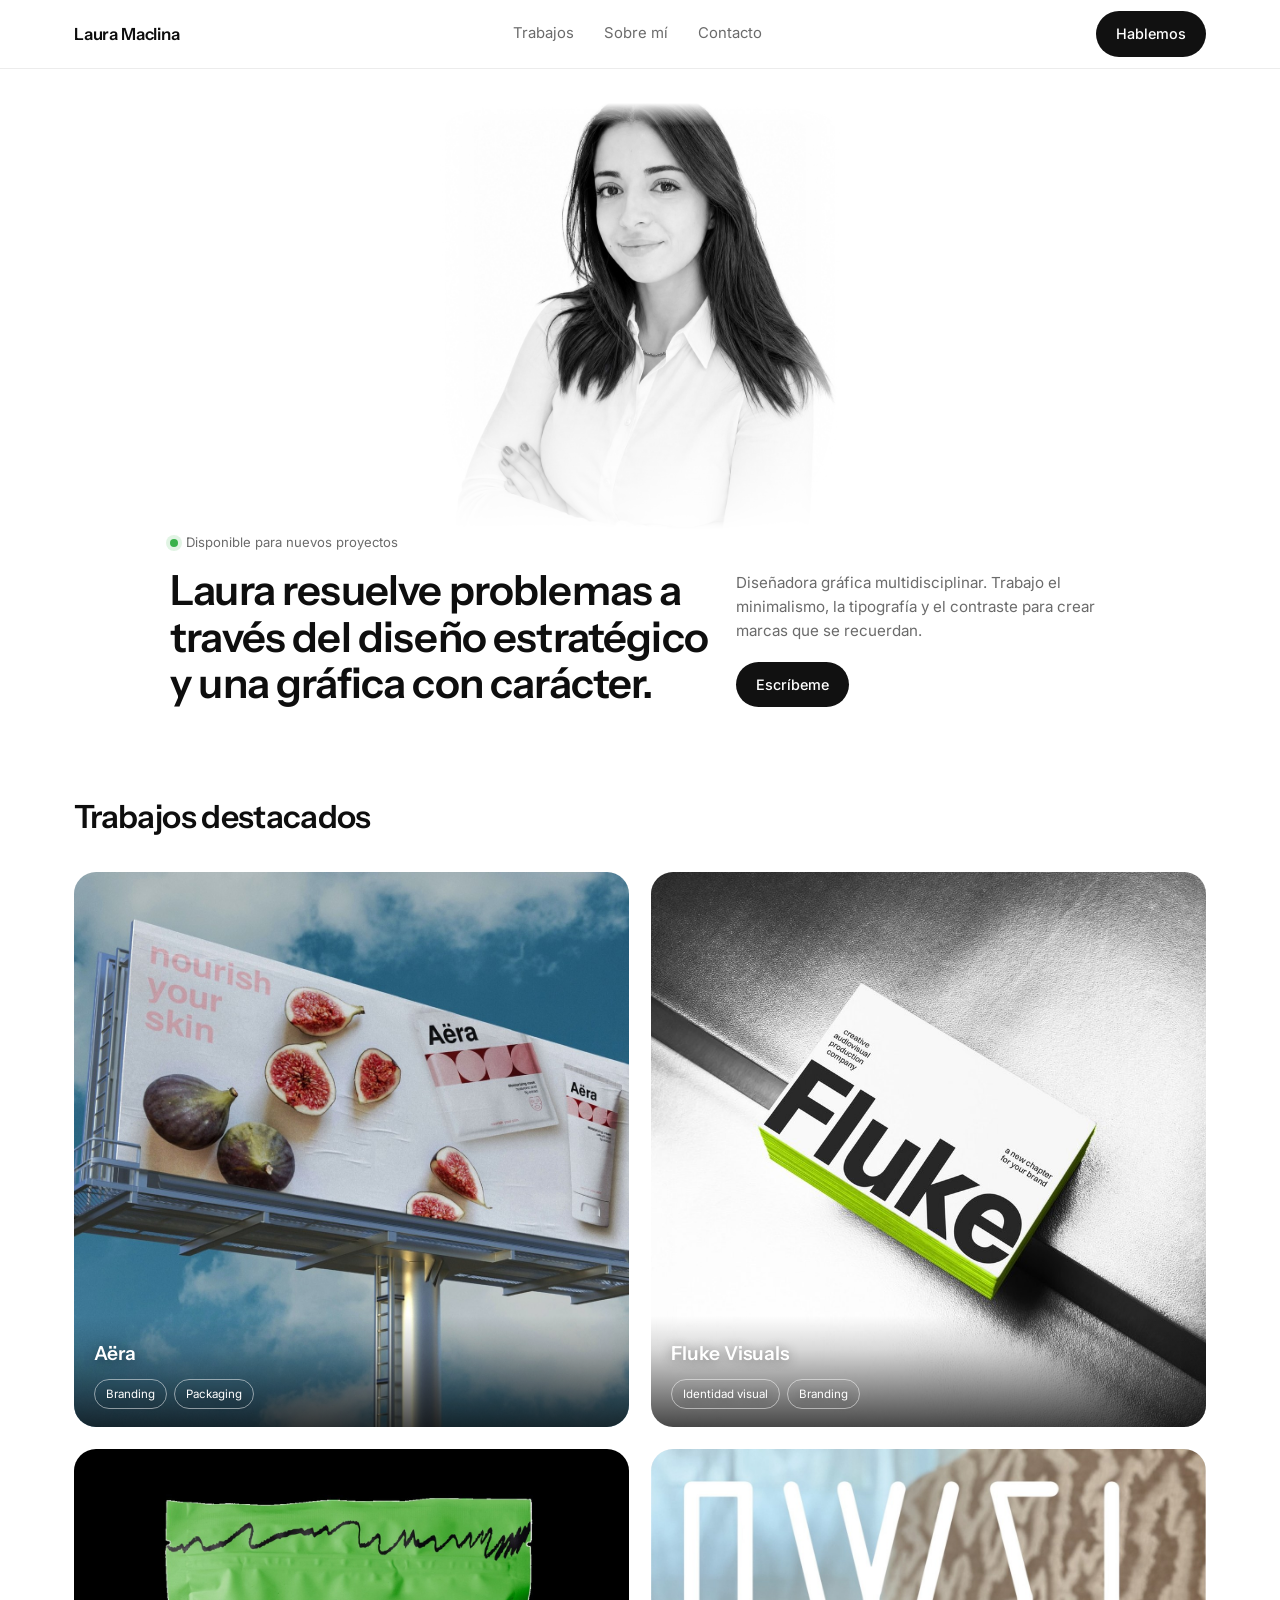
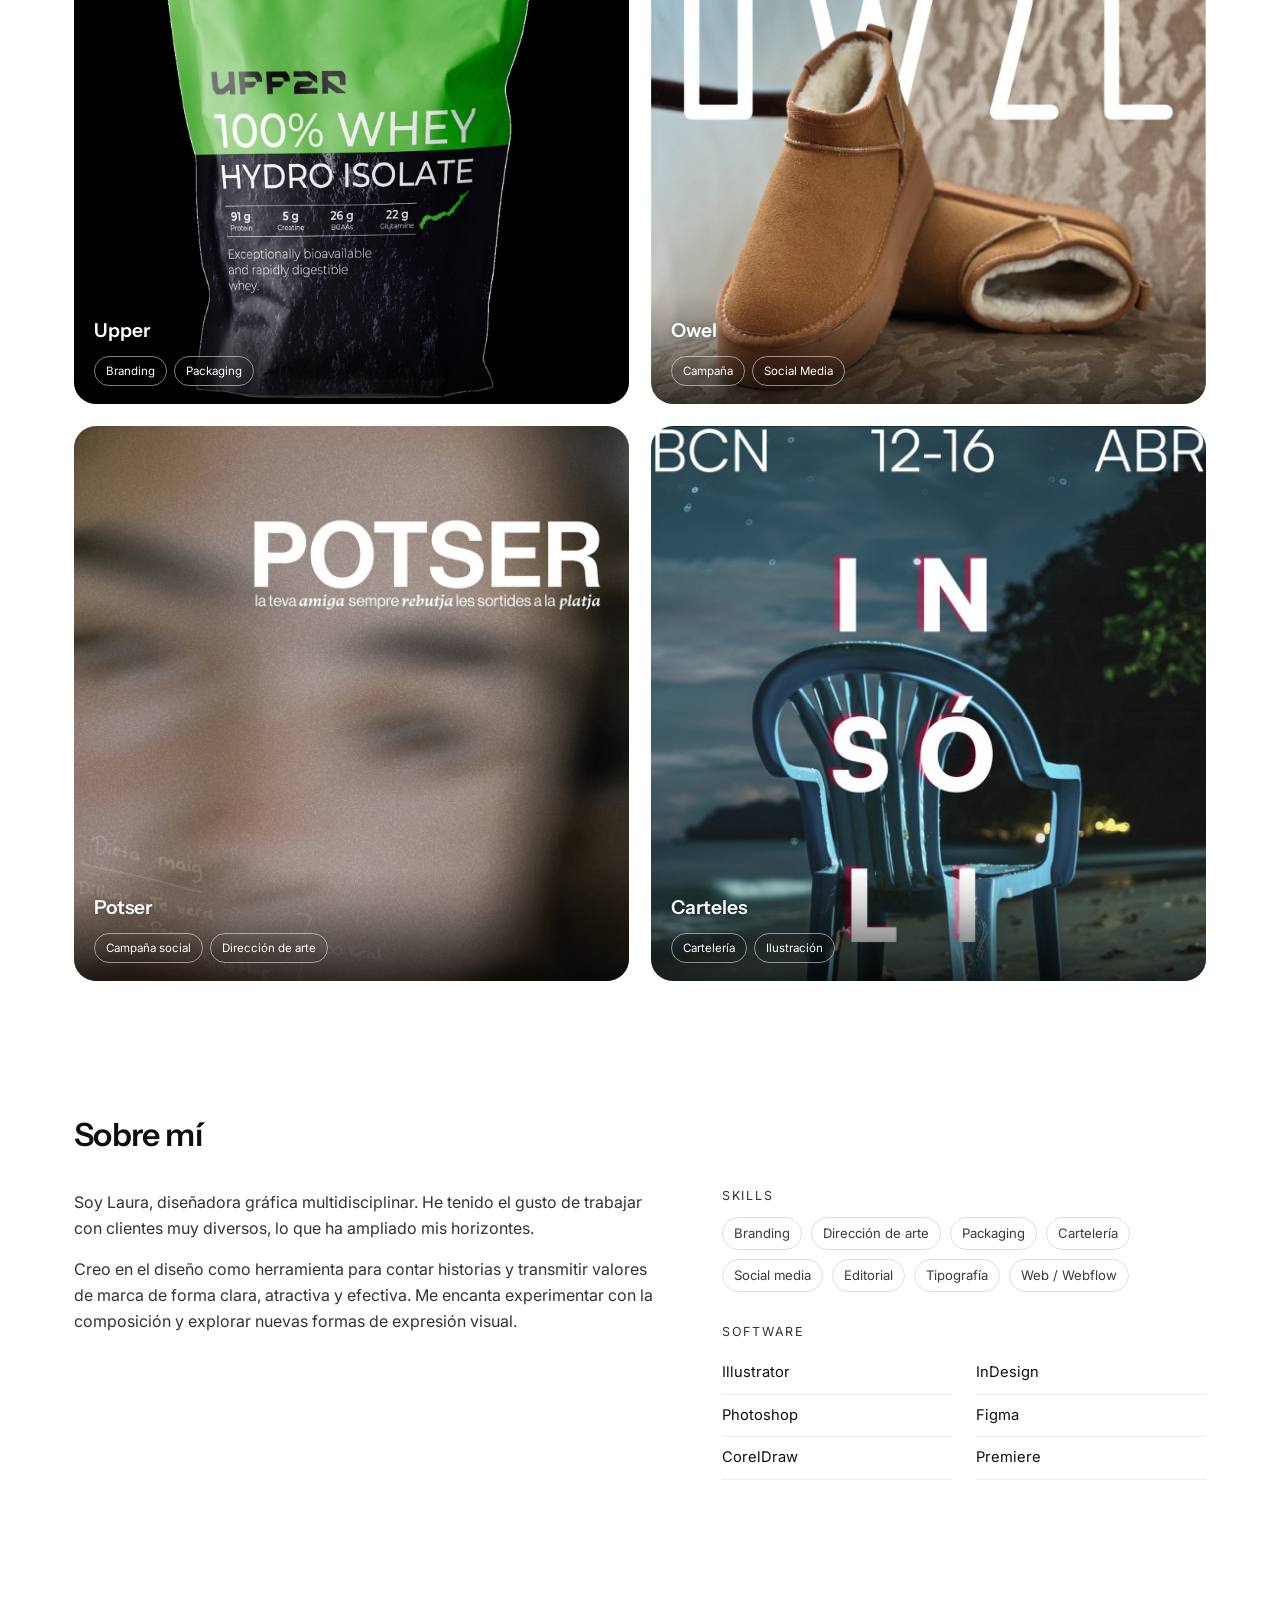
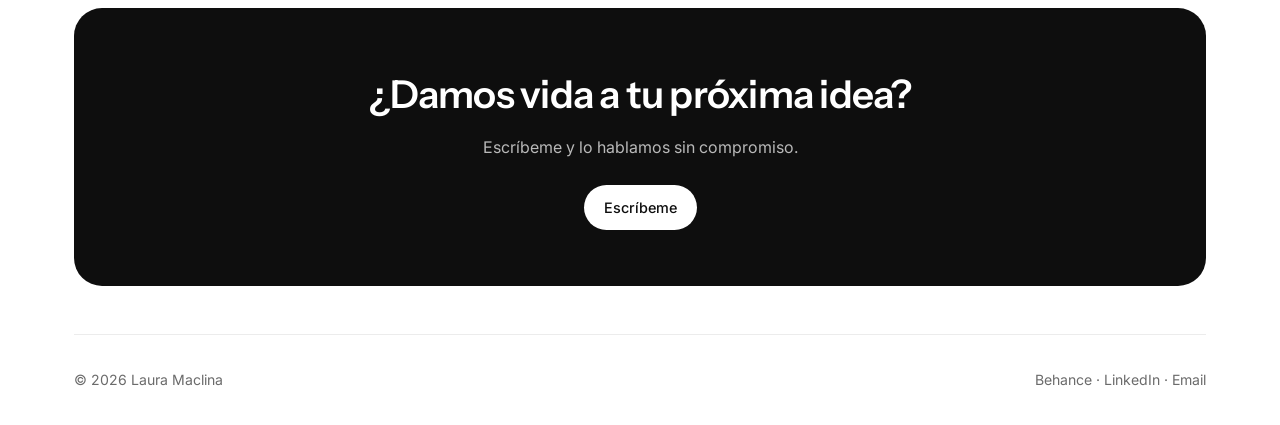
<file: index.html>
<!DOCTYPE html>
<html lang="es">
<head>
  <meta charset="UTF-8">
  <meta name="viewport" content="width=device-width, initial-scale=1.0">
  <title>Laura Maclina · Diseñadora gráfica</title>
  <meta name="description" content="Portfolio de Laura Maclina, diseñadora gráfica multidisciplinar. Branding, campañas y cartelería con carácter y personalidad.">
  <link rel="preconnect" href="https://fonts.googleapis.com">
  <link rel="preconnect" href="https://fonts.gstatic.com" crossorigin>
  <link href="https://fonts.googleapis.com/css2?family=Instrument+Sans:wght@400;500;600&family=Inter:wght@400;500;600&display=swap" rel="stylesheet">
  <link rel="stylesheet" href="css/styles.css">
</head>
<body>
  <!-- ======= CONFIG RÁPIDA: cambia estos datos en config.js ======= -->
  <header class="site-header">
    <div class="wrap nav">
      <a class="brand" href="index.html" data-brand>Laura Maclina</a>
      <nav class="nav-links" id="menu">
        <a href="#trabajos">Trabajos</a>
        <a href="#sobre">Sobre mí</a>
        <a href="#contacto">Contacto</a>
      </nav>
      <a class="btn" data-email href="#">Hablemos</a>
      <button class="nav-toggle" aria-label="Menú" onclick="document.getElementById('menu').classList.toggle('show')">☰</button>
    </div>
  </header>

  <!-- ======= HERO ======= -->
  <div class="wrap hero">
    <img class="hero-photo" data-hero-photo src="assets/laura.jpg" alt="Laura Maclina">
    <div class="hero-grid">
      <div>
        <div class="pill"><span class="dot"></span><span data-status>Disponible para nuevos proyectos</span></div>
        <h1 class="hero-title" data-headline></h1>
      </div>
      <div>
        <p class="hero-bio" data-bio></p>
        <a class="btn" data-email href="#">Escríbeme</a>
      </div>
    </div>
  </div>

  <!-- ======= TRABAJOS ======= -->
  <section id="trabajos" class="wrap">
    <div class="sec-head">
      <h2>Trabajos destacados</h2>
    </div>
    <div class="works" id="works"></div>
  </section>

  <!-- ======= SOBRE MÍ ======= -->
  <section id="sobre" class="wrap">
    <div class="sec-head">
      <h2>Sobre mí</h2>
    </div>
    <div class="about">
      <div>
        <p data-about-1></p>
        <p data-about-2></p>
      </div>
      <div>
        <p class="skills-title">Skills</p>
        <div class="taglist" data-skills></div>
        <p class="skills-title">Software</p>
        <div class="soft" data-software></div>
      </div>
    </div>
  </section>

  <!-- ======= CTA / CONTACTO ======= -->
  <section id="contacto" class="wrap" style="padding-bottom:0">
    <div class="cta">
      <h2 data-cta-title></h2>
      <p data-cta-sub></p>
      <a class="btn" data-email href="#">Escríbeme</a>
    </div>
    <footer class="site-footer">
      <span>© <span data-year></span> <span data-brand></span></span>
      <span>
        <a data-behance href="#" target="_blank" rel="noopener">Behance</a> ·
        <a data-linkedin href="#" target="_blank" rel="noopener">LinkedIn</a> ·
        <a data-email href="#">Email</a>
      </span>
    </footer>
  </section>

  <script src="js/config.js"></script>
  <script src="js/projects.js"></script>
  <script src="js/main.js"></script>
</body>
</html>
</file>
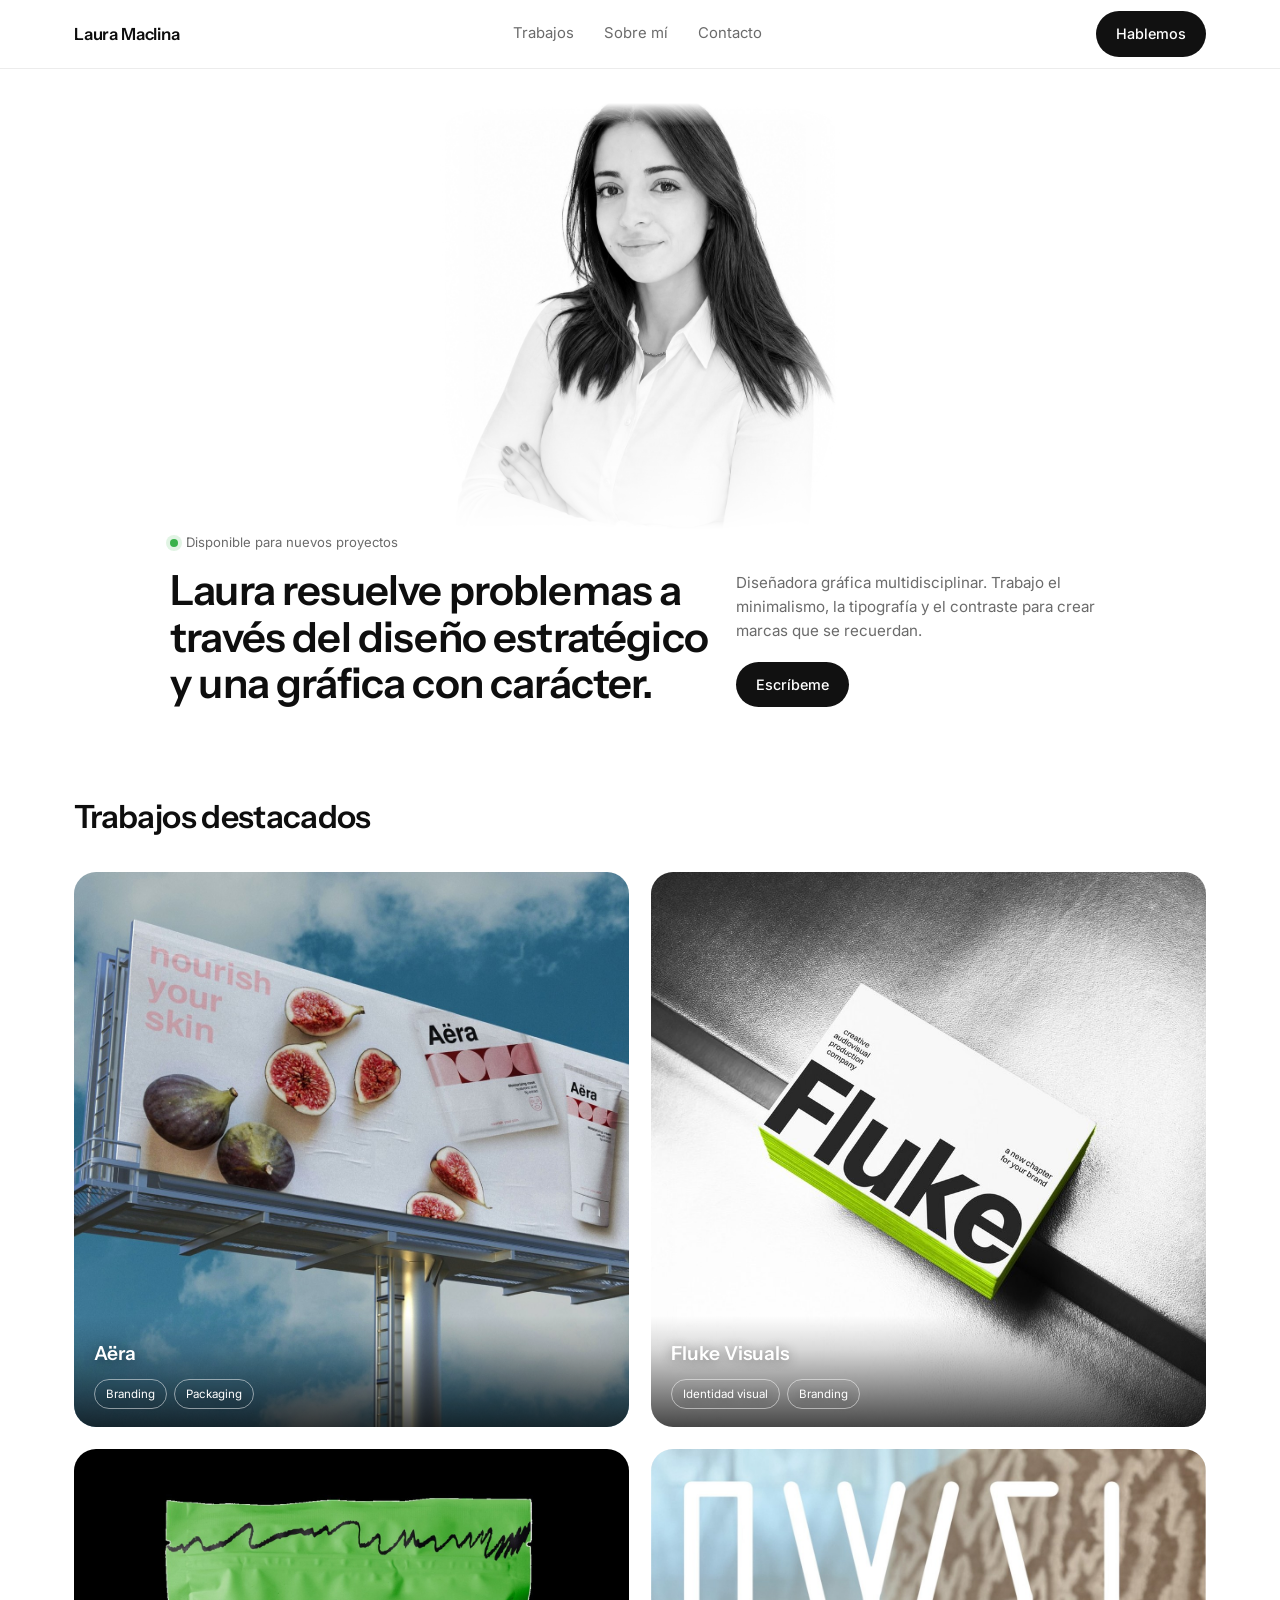
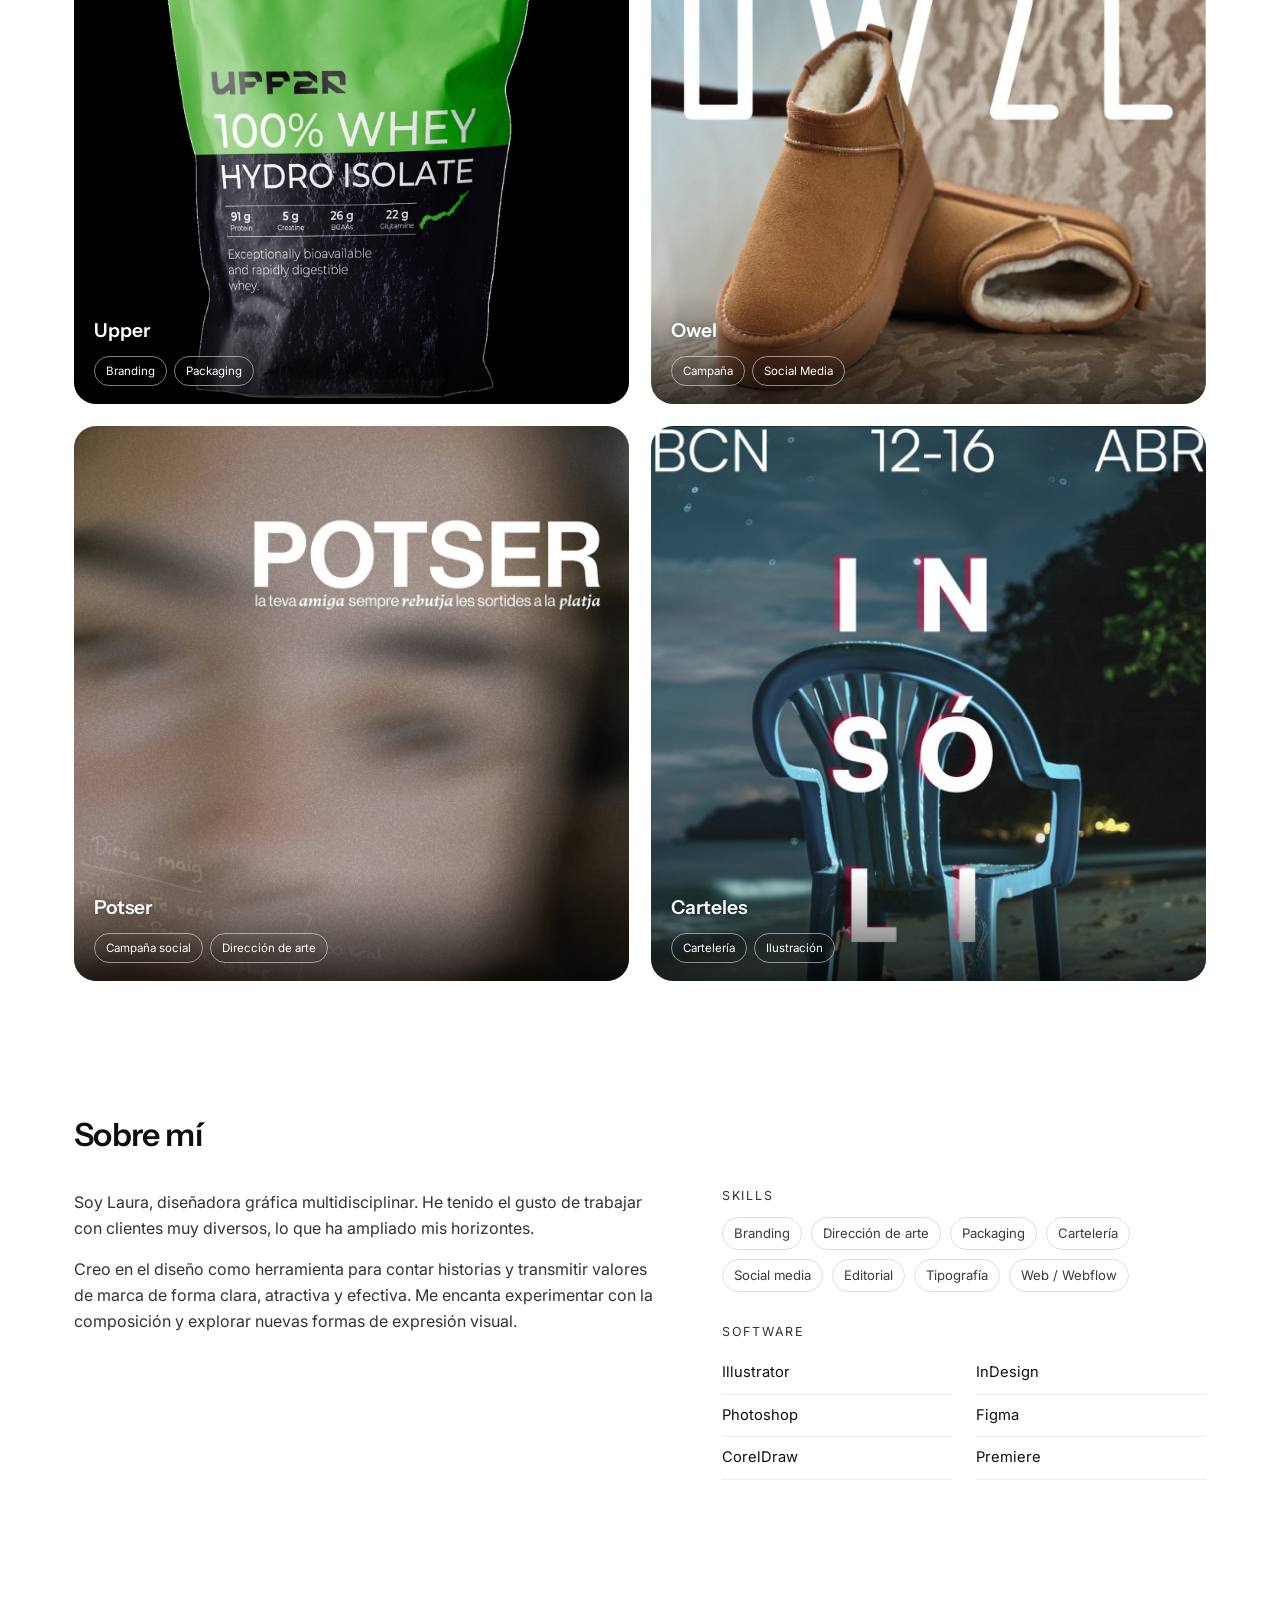
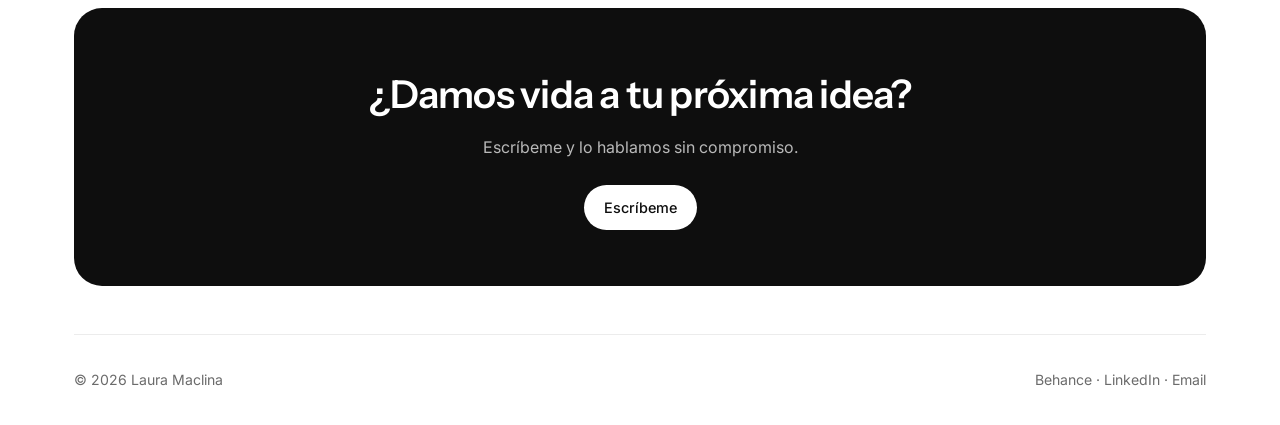
<file: proyecto.html>
<!DOCTYPE html>
<html lang="es">
<head>
  <meta charset="UTF-8">
  <meta name="viewport" content="width=device-width, initial-scale=1.0">
  <title>Proyecto · Laura Maclina</title>
  <link rel="preconnect" href="https://fonts.googleapis.com">
  <link rel="preconnect" href="https://fonts.gstatic.com" crossorigin>
  <link href="https://fonts.googleapis.com/css2?family=Instrument+Sans:wght@400;500;600&family=Inter:wght@400;500;600&display=swap" rel="stylesheet">
  <link rel="stylesheet" href="css/styles.css">
</head>
<body>
  <header class="site-header">
    <div class="wrap nav">
      <a class="brand" href="index.html" data-brand>Laura Maclina</a>
      <nav class="nav-links" id="menu">
        <a href="index.html#trabajos">Trabajos</a>
        <a href="index.html#sobre">Sobre mí</a>
        <a href="index.html#contacto">Contacto</a>
      </nav>
      <a class="btn" data-email href="#">Hablemos</a>
      <button class="nav-toggle" aria-label="Menú" onclick="document.getElementById('menu').classList.toggle('show')">☰</button>
    </div>
  </header>

  <div class="wrap proj-hero">
    <a class="back" href="index.html#trabajos">← Volver a trabajos</a>
    <div class="proj-head">
      <div>
        <p class="proj-cat" data-cat></p>
        <h1 class="proj-title" data-title></h1>
        <p class="proj-sub" data-sub></p>
      </div>
      <div class="proj-desc" id="desc"></div>
    </div>
  </div>

  <div class="wrap">
    <div class="gallery" id="gallery"></div>
    <nav class="proj-nav">
      <a id="prev">← <span class="big"></span></a>
      <a id="next" style="text-align:right">→ <span class="big"></span></a>
    </nav>
  </div>

  <div class="wrap">
    <div class="cta">
      <h2 data-cta-title></h2>
      <p data-cta-sub></p>
      <a class="btn" data-email href="#">Escríbeme</a>
    </div>
  </div>

  <!-- Lightbox -->
  <div class="lb" id="lb">
    <button class="lb-close" id="lbClose" aria-label="Cerrar">×</button>
    <button class="lb-nav lb-prev" id="lbPrev" aria-label="Anterior">‹</button>
    <img id="lbImg" src="" alt="">
    <button class="lb-nav lb-next" id="lbNext" aria-label="Siguiente">›</button>
  </div>

  <script src="js/config.js"></script>
  <script src="js/projects.js"></script>
  <script src="js/detalle.js"></script>
</body>
</html>
</file>
<file: css/styles.css>
/* ============================================================
   Portfolio · Laura Maclina
   Paleta y tokens — cámbialos aquí y afecta a todo el sitio
   ============================================================ */
:root{
  --bg:#ffffff;
  --ink:#0e0e0e;
  --muted:#6b6b6b;
  --line:#ececec;
  --card:#f4f4f2;
  --accent:#111111;
  --pill:#f2f2f0;
  --radius:22px;
  --maxw:1180px;
  --font: "Inter", system-ui, -apple-system, "Segoe UI", sans-serif;
  --display: "Instrument Sans", "Inter", system-ui, sans-serif;
}

*{box-sizing:border-box}
html{scroll-behavior:smooth}
body{
  margin:0;background:var(--bg);color:var(--ink);
  font-family:var(--font);font-size:16px;line-height:1.6;
  -webkit-font-smoothing:antialiased;
}
a{color:inherit;text-decoration:none}
img{display:block;max-width:100%}
/* solo padding lateral: así no pisa el espaciado vertical de secciones y hero */
.wrap{max-width:var(--maxw);margin:0 auto;padding-left:24px;padding-right:24px}

/* ---------- Header ---------- */
.site-header{
  position:sticky;top:0;z-index:50;background:rgba(255,255,255,.82);
  backdrop-filter:blur(10px);border-bottom:1px solid var(--line);
}
.nav{display:flex;align-items:center;justify-content:space-between;height:68px}
.brand{font-family:var(--display);font-weight:600;font-size:1.05rem;letter-spacing:-.01em}
.nav-links{display:flex;gap:30px;font-size:.93rem;color:var(--muted)}
.nav-links a:hover{color:var(--ink)}
.btn{
  display:inline-flex;align-items:center;gap:8px;background:var(--accent);color:#fff;
  padding:11px 20px;border-radius:999px;font-size:.9rem;font-weight:500;
  transition:transform .15s ease,opacity .15s ease;
}
.btn:hover{transform:translateY(-1px);opacity:.9}
.btn-ghost{background:var(--pill);color:var(--ink);border:1px solid var(--line)}
.nav-toggle{display:none;background:none;border:0;font-size:1.4rem;cursor:pointer}

/* ---------- Hero ---------- */
.hero{padding-top:34px;padding-bottom:20px;text-align:center;position:relative}
/* la foto se funde por los bordes para que no se vea el recuadro del fondo */
.hero-photo{
  width:min(420px,72vw);aspect-ratio:1/1.08;margin:0 auto;
  object-fit:cover;
  -webkit-mask-image:linear-gradient(to bottom,transparent,#000 5%,#000 66%,transparent 94%),
    linear-gradient(to right,transparent,#000 14%,#000 86%,transparent);
  -webkit-mask-composite:source-in;
  mask-image:linear-gradient(to bottom,transparent,#000 5%,#000 66%,transparent 94%),
    linear-gradient(to right,transparent,#000 14%,#000 86%,transparent);
  mask-composite:intersect;
}
.hero-grid{
  max-width:940px;margin:-28px auto 0;position:relative;z-index:2;
  display:grid;grid-template-columns:1.3fr .9fr;gap:26px;align-items:end;text-align:left;
}
.pill{
  display:inline-flex;align-items:center;gap:8px;font-size:.82rem;color:var(--muted);
  margin-bottom:14px;
}
.pill .dot{width:8px;height:8px;border-radius:50%;background:#38b24a;box-shadow:0 0 0 4px rgba(56,178,74,.15)}
.hero-title{
  font-family:var(--display);font-weight:600;font-size:clamp(1.7rem,3.4vw,2.6rem);
  line-height:1.12;letter-spacing:-.02em;margin:0;
}
.hero-bio{color:var(--muted);font-size:.95rem;margin:0 0 18px}

/* ---------- Sections ---------- */
section{padding-top:64px;padding-bottom:64px;scroll-margin-top:68px}
.sec-head{display:flex;align-items:center;justify-content:space-between;margin-bottom:30px}
.sec-head h2{font-family:var(--display);font-weight:600;font-size:clamp(1.5rem,3vw,2rem);letter-spacing:-.02em;margin:0}
.link-arrow{font-size:.9rem;color:var(--muted);border:1px solid var(--line);padding:9px 16px;border-radius:999px}
.link-arrow:hover{color:var(--ink);background:var(--pill)}

/* ---------- Works grid ---------- */
.works{display:grid;grid-template-columns:1fr 1fr;gap:22px}
.card{
  position:relative;border-radius:var(--radius);overflow:hidden;aspect-ratio:1/1;
  background:var(--card);cursor:pointer;
  transition:transform .3s cubic-bezier(.2,.7,.2,1),box-shadow .3s ease;
}
.card:hover{transform:translateY(-4px);box-shadow:0 22px 40px -20px rgba(0,0,0,.35)}
.card img{width:100%;height:100%;object-fit:cover;object-position:var(--encuadre,center);transition:transform .5s ease}
.card:hover img{transform:scale(1.04)}
.card-meta{position:absolute;left:0;bottom:0;right:0;padding:22px 20px 18px;color:#fff;
  background:linear-gradient(transparent,rgba(0,0,0,.15) 30%,rgba(0,0,0,.72));
  text-shadow:0 1px 12px rgba(0,0,0,.45)}
.card-meta h3{margin:0 0 10px;font-family:var(--display);font-weight:600;font-size:1.2rem}
.chips{display:flex;gap:7px;flex-wrap:wrap}
.chip{font-size:.72rem;padding:5px 11px;border-radius:999px;border:1px solid rgba(255,255,255,.5);
  color:#fff;backdrop-filter:blur(3px)}
.chip.dark{border-color:var(--line);color:var(--muted)}

/* ---------- About / skills ---------- */
.about{display:grid;grid-template-columns:1.1fr .9fr;gap:56px;align-items:start}
.about p{color:#333;margin-top:0}
.skills-title{font-size:.78rem;line-height:1;letter-spacing:.14em;text-transform:uppercase;color:var(--muted);margin:0 0 14px}
.taglist + .skills-title{margin-top:34px}
.soft{display:grid;grid-template-columns:1fr 1fr;gap:0 24px}
.soft div{font-size:.92rem;border-bottom:1px solid var(--line);padding:9px 0}
.taglist{display:flex;flex-wrap:wrap;gap:9px}
.taglist .chip{font-size:.82rem;color:#3a3a3a;border-color:#dedede}

/* ---------- Footer / CTA ---------- */
.cta{background:var(--ink);color:#fff;border-radius:28px;padding:56px 40px;text-align:center;margin:0 0 48px}
.cta h2{font-family:var(--display);font-weight:600;font-size:clamp(1.6rem,3.4vw,2.4rem);margin:0 0 10px;letter-spacing:-.02em}
.cta p{color:#b9b9b9;margin:0 0 24px}
.cta .btn{background:#fff;color:var(--ink)}
.site-footer{border-top:1px solid var(--line);padding:34px 0;color:var(--muted);font-size:.88rem;
  display:flex;justify-content:space-between;flex-wrap:wrap;gap:14px}
.site-footer a{color:var(--muted)}.site-footer a:hover{color:var(--ink)}

/* ============================================================
   Página de proyecto
   ============================================================ */
.proj-hero{padding-top:44px;padding-bottom:20px}
.back{color:var(--muted);font-size:.9rem;display:inline-flex;gap:7px;margin-bottom:26px}
.back:hover{color:var(--ink)}
.proj-head{display:grid;grid-template-columns:1.4fr 1fr;gap:40px;align-items:end;
  border-bottom:1px solid var(--line);padding-bottom:34px}
.proj-cat{font-size:.8rem;letter-spacing:.14em;text-transform:uppercase;color:var(--muted);margin:0 0 12px}
.proj-title{font-family:var(--display);font-weight:600;font-size:clamp(2.2rem,6vw,4rem);
  letter-spacing:-.03em;line-height:1;margin:0}
.proj-sub{color:var(--muted);font-size:1.05rem;margin:12px 0 0}
.proj-desc p{color:#333;margin:0 0 14px}
.proj-desc .taglist{margin-top:18px}
.gallery{columns:2;column-gap:20px;margin-top:40px}
/* cada imagen va sobre un fondo gris suave; con multiply, los fondos blancos
   de las fotos toman ese gris y todas se ven como tarjetas del mismo sistema */
.shot{margin:0 0 20px;border-radius:16px;overflow:hidden;background:var(--card);break-inside:avoid}
.shot img{width:100%;cursor:zoom-in;mix-blend-mode:multiply;transition:transform .4s ease}
.shot:hover img{transform:scale(1.015)}
.proj-nav{display:flex;justify-content:space-between;gap:24px;border-top:1px solid var(--line);
  margin-top:20px;margin-bottom:48px;padding:30px 0}
.proj-nav a{color:var(--muted)}.proj-nav a:hover{color:var(--ink)}
.proj-nav .big{font-family:var(--display);font-weight:600;font-size:1.2rem;color:var(--ink);display:block;margin-top:4px}

/* ---------- Carrusel ---------- */
.carrusel{margin-top:40px}
.car-stage{position:relative;display:flex;align-items:center;justify-content:center;
  background:var(--card);border-radius:18px;padding:20px;min-height:60vh}
.car-track{width:100%;display:flex;align-items:center;justify-content:center}
.car-track img{display:none;max-width:100%;max-height:76vh;object-fit:contain;
  border-radius:8px;margin:0 auto;mix-blend-mode:multiply}
.car-track img.on{display:block;animation:fade .35s ease}
@keyframes fade{from{opacity:0}to{opacity:1}}
.car-arrow{position:absolute;top:50%;transform:translateY(-50%);z-index:2;
  width:48px;height:48px;border-radius:50%;border:1px solid var(--line);
  background:rgba(255,255,255,.9);color:var(--ink);font-size:1.6rem;line-height:1;
  cursor:pointer;display:flex;align-items:center;justify-content:center;
  transition:transform .15s ease,background .15s ease}
.car-arrow:hover{transform:translateY(-50%) scale(1.08);background:#fff}
.car-prev{left:14px}.car-next{right:14px}
.car-dots{display:flex;gap:9px;justify-content:center;margin-top:20px}
.car-dots button{width:9px;height:9px;border-radius:50%;border:0;padding:0;cursor:pointer;
  background:var(--line);transition:background .2s ease,transform .2s ease}
.car-dots button.on{background:var(--ink);transform:scale(1.25)}
.car-extra{margin-top:40px}
@media(max-width:820px){
  .car-stage{min-height:52vh;padding:12px}
  .car-arrow{width:40px;height:40px;font-size:1.3rem}
  .car-track img{max-height:64vh}
}

/* ---------- Lightbox ---------- */
.lb{position:fixed;inset:0;background:rgba(10,10,10,.94);display:none;z-index:100;
  align-items:center;justify-content:center;padding:30px}
.lb.open{display:flex}
.lb img{max-width:92vw;max-height:90vh;border-radius:8px;object-fit:contain}
.lb-close{position:absolute;top:22px;right:26px;color:#fff;font-size:2rem;cursor:pointer;
  background:none;border:0;line-height:1}
.lb-nav{position:absolute;top:50%;transform:translateY(-50%);color:#fff;font-size:2.4rem;
  cursor:pointer;background:none;border:0;padding:20px;opacity:.7}
.lb-nav:hover{opacity:1}
.lb-prev{left:8px}.lb-next{right:8px}

/* ---------- Responsive ---------- */
@media(max-width:820px){
  .nav-links{display:none}
  .nav-links.show{display:flex;position:absolute;top:68px;left:0;right:0;background:#fff;
    flex-direction:column;padding:18px 24px;border-bottom:1px solid var(--line);gap:16px}
  .nav-toggle{display:block}
  .nav > .btn{display:none}
  section{padding-top:44px;padding-bottom:44px}
  .hero-grid{grid-template-columns:1fr;gap:8px;margin-top:-20px;text-align:center}
  .hero-grid .pill{justify-content:center}
  .works{grid-template-columns:1fr}
  .about,.proj-head{grid-template-columns:1fr;gap:26px}
  .gallery{columns:1}
  .soft{grid-template-columns:1fr}
}
</file>
